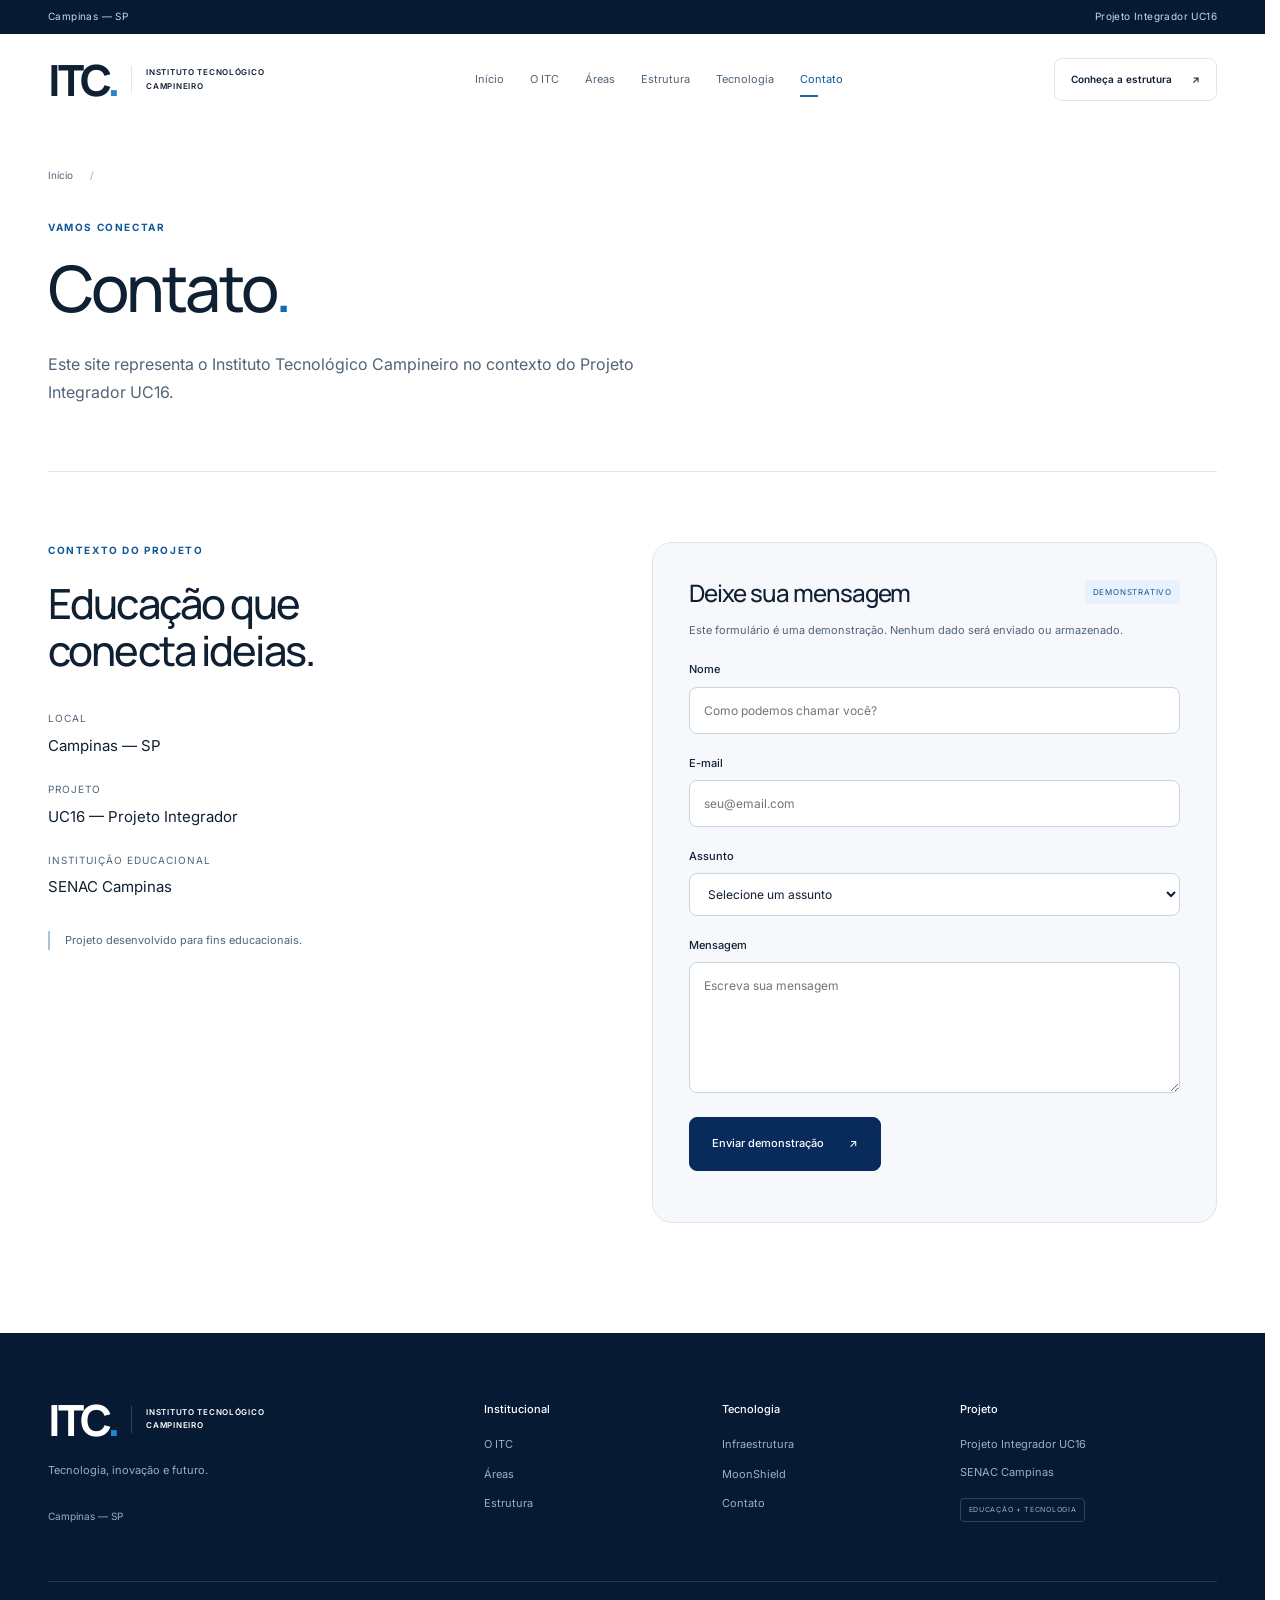
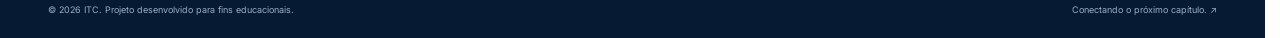
<file: contato.html>
<!DOCTYPE html>

<html lang="pt-BR">
<head>
<meta charset="UTF-8">
<meta name="viewport" content="width=device-width, initial-scale=1"><title>Contato | ITC</title>
<meta name="description" content="Informações sobre o Projeto Integrador UC16 do SENAC Campinas e formulário demonstrativo.">
<meta name="theme-color" content="#061A33">
<meta property="og:title" content="Contato | Instituto Tecnológico Campineiro">
<meta property="og:description" content="Informações sobre o Projeto Integrador UC16 do SENAC Campinas e formulário demonstrativo.">
<meta property="og:type" content="website">
<meta property="og:locale" content="pt_BR">
<link rel="icon" href="assets/icons/favicon.svg" type="image/svg+xml">
<link rel="preconnect" href="https://fonts.googleapis.com">
<link rel="preconnect" href="https://fonts.gstatic.com" crossorigin>
<link href="https://fonts.googleapis.com/css2?family=Inter:wght@400;500;600;700&family=Manrope:wght@400;500;600;700;800&display=swap" rel="stylesheet">
<link rel="stylesheet" href="assets/css/style.css">
<script src="assets/js/main.js" defer>
</script>
</head>
<body><a class="skip-link" href="#conteudo">Pular para o conteúdo</a>
<div class="utility">
<div class="container"><span>Campinas — SP</span><span>Projeto Integrador UC16</span>
</div>
</div>
<header class="site-header">
<div class="container header-inner"><a class="brand" href="index.html" aria-label="ITC — início"><span class="wordmark">ITC<span class="logo-dot">.</span></span><span class="brand-name">INSTITUTO TECNOLÓGICO<br>CAMPINEIRO</span></a><button class="menu-toggle" aria-expanded="false" aria-controls="main-nav" aria-label="Abrir menu"><span></span><span></span></button>
<nav id="main-nav" aria-label="Navegação principal"><a href="index.html" >Início</a><a href="sobre.html" >O ITC</a><a href="areas.html" >Áreas</a><a href="estrutura.html" >Estrutura</a><a href="tecnologia.html" >Tecnologia</a><a href="contato.html" aria-current="page">Contato</a>
</nav><a class="header-cta" href="estrutura.html">Conheça a estrutura <span aria-hidden="true">↗</span></a>
</div>
</header>
<main id="conteudo">
<section class="internal-hero container"><a class="breadcrumb" href="index.html">Início <span>/</span></a>
<p class="eyebrow">VAMOS CONECTAR
</p>
<h1>Contato<span class="blue">.</span>
</h1>
<p>Este site representa o Instituto Tecnológico Campineiro no contexto do Projeto Integrador UC16.
</p>
</section>
<section class="container contact-grid section compact">
<div>
<div class="section-heading">
<p class="eyebrow">CONTEXTO DO PROJETO
</p>
<h2>Educação que<br>conecta ideias.
</h2>
</div><dl class="contact-details"><dt>Local</dt><dd>Campinas — SP</dd><dt>Projeto</dt><dd>UC16 — Projeto Integrador</dd><dt>Instituição educacional</dt><dd>SENAC Campinas</dd></dl>
<p class="context-note">Projeto desenvolvido para fins educacionais.
</p>
</div>
<form id="demo-form">
<div class="form-heading">
<h2>Deixe sua mensagem
</h2><span>DEMONSTRATIVO</span>
</div>
<p>Este formulário é uma demonstração. Nenhum dado será enviado ou armazenado.
</p><label for="nome">Nome</label><input id="nome" name="nome" autocomplete="name" placeholder="Como podemos chamar você?" required maxlength="100"><label for="email">E-mail</label><input id="email" name="email" type="email" autocomplete="email" placeholder="seu@email.com" required maxlength="254"><label for="assunto">Assunto</label><select id="assunto" name="assunto" required><option value="">Selecione um assunto</option><option>O projeto ITC</option><option>Estrutura e ambientes</option><option>Tecnologia e MoonShield</option><option>Outros assuntos</option></select><label for="mensagem">Mensagem</label><textarea id="mensagem" name="mensagem" rows="5" placeholder="Escreva sua mensagem" required maxlength="3000"></textarea><button class="button" type="submit" disabled>Enviar demonstração <span aria-hidden="true">↗</span></button><noscript>
<p>Ative o JavaScript para usar o exemplo. O envio permanece desabilitado.
</p></noscript>
<p id="form-feedback" role="status" aria-live="polite">
</p>
</form>
</section>
<div class="toast" role="status" aria-live="polite">
</div>
</main>
<footer class="site-footer">
<div class="container footer-grid">
<div><a class="brand" href="index.html" aria-label="ITC — início"><span class="wordmark">ITC<span class="logo-dot">.</span></span><span class="brand-name">INSTITUTO TECNOLÓGICO<br>CAMPINEIRO</span></a>
<p>Tecnologia, inovação e futuro.
</p><span class="footer-location">Campinas — SP</span>
</div>
<div>
<h2>Institucional
</h2><a href="sobre.html">O ITC</a><a href="areas.html">Áreas</a><a href="estrutura.html">Estrutura</a>
</div>
<div>
<h2>Tecnologia
</h2><a href="tecnologia.html">Infraestrutura</a><a href="tecnologia.html#moonshield">MoonShield</a><a href="contato.html">Contato</a>
</div>
<div>
<h2>Projeto
</h2>
<p>Projeto Integrador UC16
</p>
<p>SENAC Campinas
</p><span class="project-tag">EDUCAÇÃO + TECNOLOGIA</span>
</div>
</div>
<div class="container footer-bottom"><span>© 2026 ITC. Projeto desenvolvido para fins educacionais.</span><span>Conectando o próximo capítulo. ↗</span>
</div>
</footer>
<dialog class="lightbox" aria-labelledby="lightbox-title">
<div class="lightbox-bar">
<h2 id="lightbox-title">Planta
</h2><button class="lightbox-close" type="button" aria-label="Fechar planta">Fechar <span aria-hidden="true">×</span></button>
</div>
<div class="lightbox-content">
</div>
<p class="lightbox-hint">Pressione Esc ou clique fora para fechar.
</p>
</dialog>
</body>
</html>
</file>
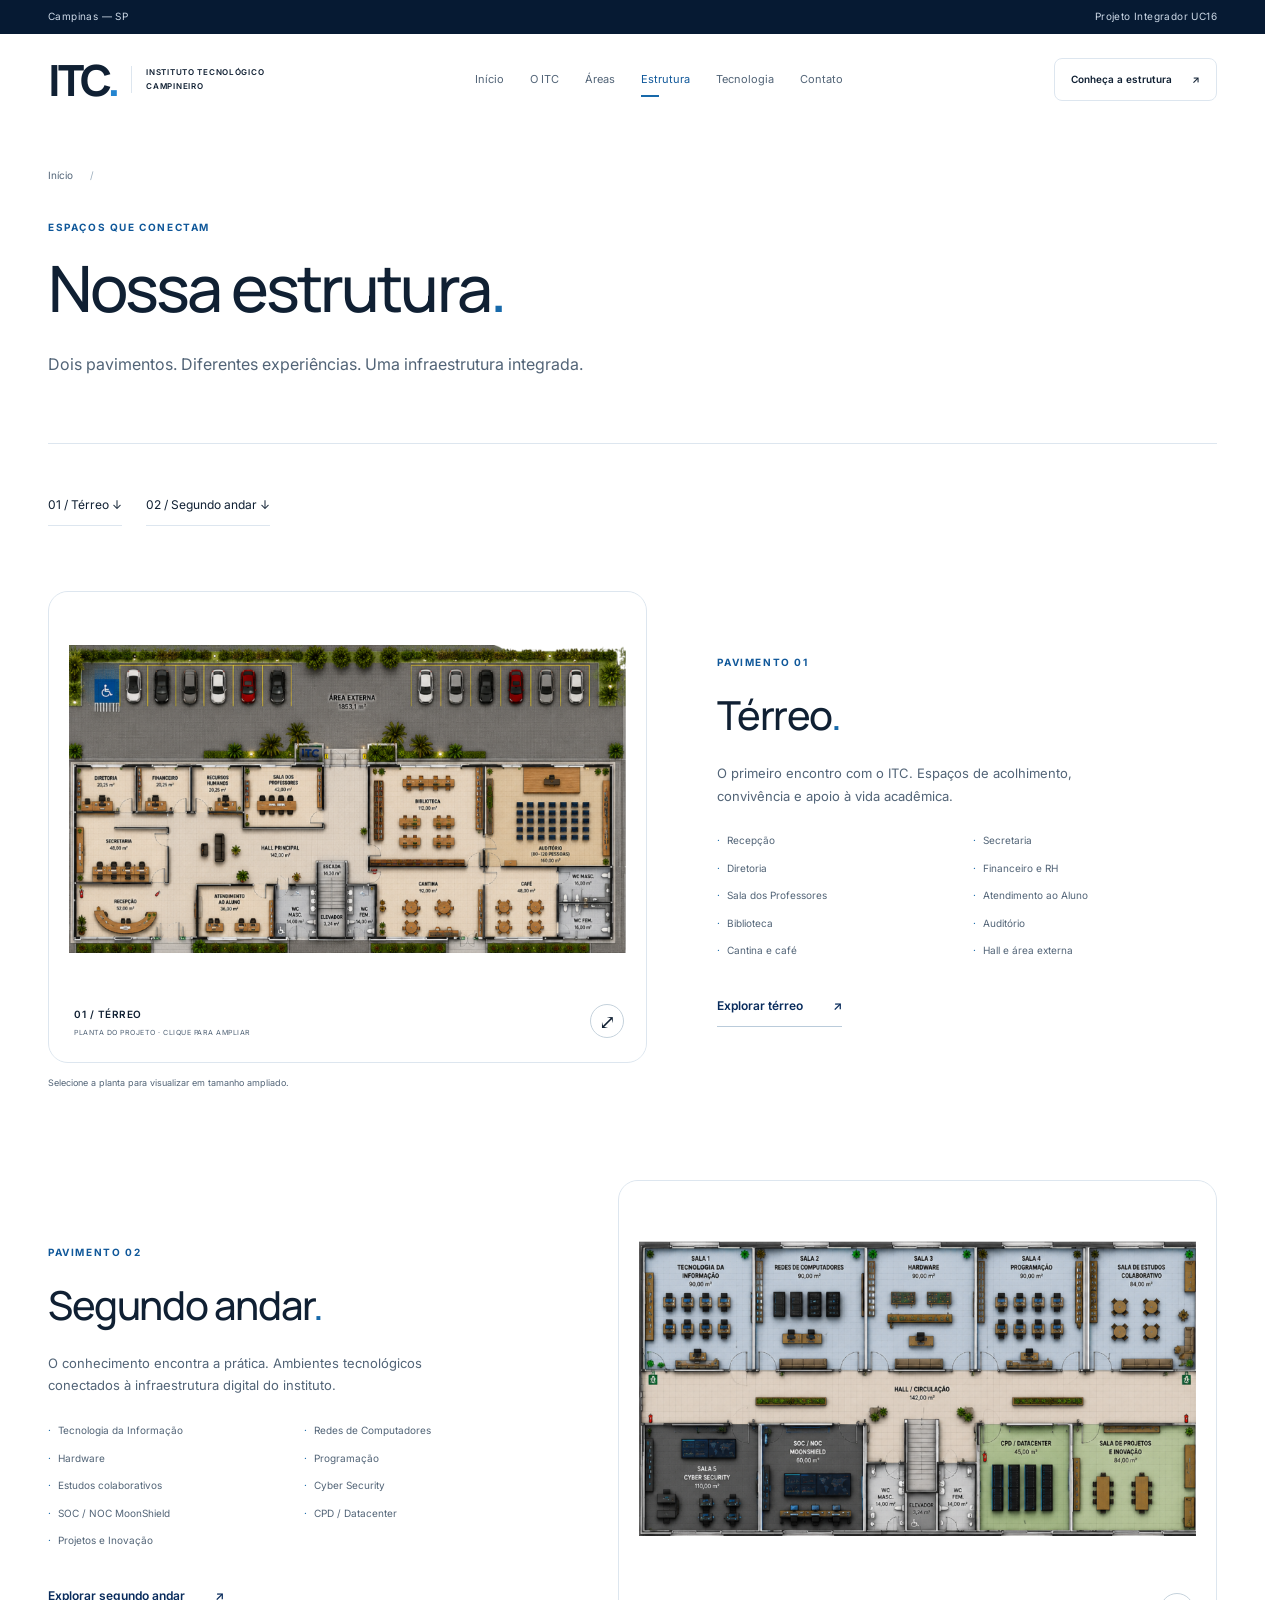
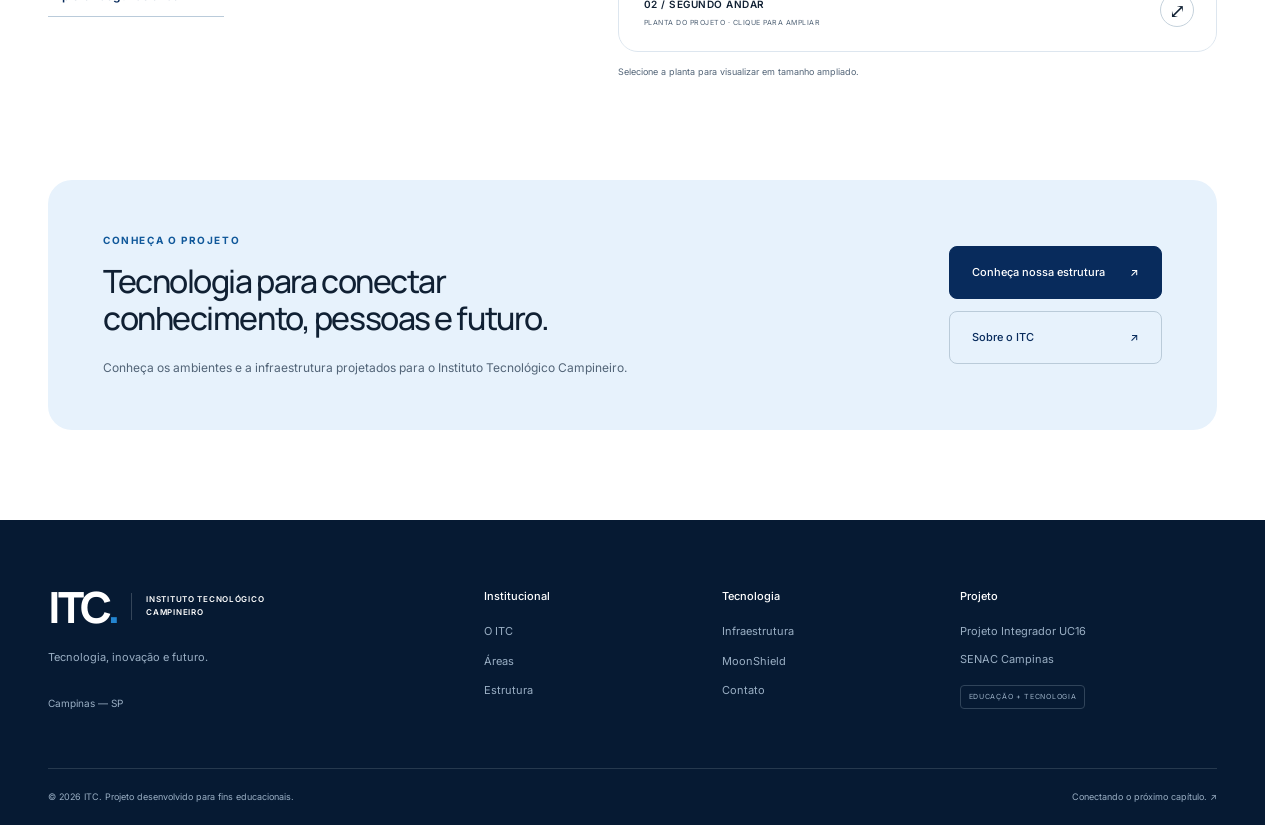
<file: estrutura.html>
<!DOCTYPE html>

<html lang="pt-BR">
<head>
<meta charset="UTF-8">
<meta name="viewport" content="width=device-width, initial-scale=1"><title>Nossa estrutura | ITC</title>
<meta name="description" content="Explore os dois pavimentos e os ambientes do projeto ITC.">
<meta name="theme-color" content="#061A33">
<meta property="og:title" content="Nossa estrutura | Instituto Tecnológico Campineiro">
<meta property="og:description" content="Explore os dois pavimentos e os ambientes do projeto ITC.">
<meta property="og:type" content="website">
<meta property="og:locale" content="pt_BR">
<link rel="icon" href="assets/icons/favicon.svg" type="image/svg+xml">
<link rel="preconnect" href="https://fonts.googleapis.com">
<link rel="preconnect" href="https://fonts.gstatic.com" crossorigin>
<link href="https://fonts.googleapis.com/css2?family=Inter:wght@400;500;600;700&family=Manrope:wght@400;500;600;700;800&display=swap" rel="stylesheet">
<link rel="stylesheet" href="assets/css/style.css">
<script src="assets/js/main.js" defer>
</script>
</head>
<body><a class="skip-link" href="#conteudo">Pular para o conteúdo</a>
<div class="utility">
<div class="container"><span>Campinas — SP</span><span>Projeto Integrador UC16</span>
</div>
</div>
<header class="site-header">
<div class="container header-inner"><a class="brand" href="index.html" aria-label="ITC — início"><span class="wordmark">ITC<span class="logo-dot">.</span></span><span class="brand-name">INSTITUTO TECNOLÓGICO<br>CAMPINEIRO</span></a><button class="menu-toggle" aria-expanded="false" aria-controls="main-nav" aria-label="Abrir menu"><span></span><span></span></button>
<nav id="main-nav" aria-label="Navegação principal"><a href="index.html" >Início</a><a href="sobre.html" >O ITC</a><a href="areas.html" >Áreas</a><a href="estrutura.html" aria-current="page">Estrutura</a><a href="tecnologia.html" >Tecnologia</a><a href="contato.html" >Contato</a>
</nav><a class="header-cta" href="estrutura.html">Conheça a estrutura <span aria-hidden="true">↗</span></a>
</div>
</header>
<main id="conteudo">
<section class="internal-hero container"><a class="breadcrumb" href="index.html">Início <span>/</span></a>
<p class="eyebrow">ESPAÇOS QUE CONECTAM
</p>
<h1>Nossa estrutura<span class="blue">.</span>
</h1>
<p>Dois pavimentos. Diferentes experiências. Uma infraestrutura integrada.
</p>
</section>
<div class="container floor-nav"><a href="#terreo">01 / Térreo ↓</a><a href="#segundo-andar">02 / Segundo andar ↓</a>
</div>
<section class="container structure-page" aria-label="Pavimentos do ITC">
<article class="floor-block " id="terreo">
<div class="plan-wrap"><!-- Adicione assets/img/planta-terreo.png ou .jpg --> <button class="plan-visual" type="button" data-plan="Térreo" data-image="assets/img/planta-terreo.png|assets/img/planta-terreo.jpg" data-alt="Planta do térreo">
<div class="plan-drawing" aria-hidden="true"><span class="room room-0">Recepção</span><span class="room room-1">Secretaria</span><span class="room room-2">Diretoria</span><span class="room room-3">Financeiro e RH</span><span class="room room-4">Sala dos Professores</span><span class="room room-5">Atendimento ao Aluno</span><span class="room room-6">Biblioteca</span><span class="room room-7">Auditório</span>
<div class="corridor">CIRCULAÇÃO
</div>
</div><span class="plan-label">01 / TÉRREO<span class="plan-kind">ESQUEMA CONCEITUAL · SEM ESCALA</span></span><span class="expand" aria-hidden="true">⤢</span></button>
<p class="plan-note">Representação esquemática dos ambientes. A planta do projeto será adicionada posteriormente.
</p>
</div>
<div class="floor-copy">
<p class="eyebrow">PAVIMENTO 01
</p>
<h3>Térreo<span>.</span>
</h3>
<p>O primeiro encontro com o ITC. Espaços de acolhimento, convivência e apoio à vida acadêmica.
</p>
<ul class="room-list">
<li>Recepção
</li>
<li>Secretaria
</li>
<li>Diretoria
</li>
<li>Financeiro e RH
</li>
<li>Sala dos Professores
</li>
<li>Atendimento ao Aluno
</li>
<li>Biblioteca
</li>
<li>Auditório
</li>
<li>Cantina e café
</li>
<li>Hall e área externa
</li>
</ul><button class="text-link" type="button" data-open-plan="terreo">Explorar térreo <span aria-hidden="true">↗</span></button>
</div>
</article>
<article class="floor-block reverse" id="segundo-andar">
<div class="plan-wrap"><!-- Adicione assets/img/planta-segundo-andar.png ou .jpg --> <button class="plan-visual" type="button" data-plan="Segundo andar" data-image="assets/img/planta-segundo-andar.png|assets/img/planta-segundo-andar.jpg" data-alt="Planta do segundo andar">
<div class="plan-drawing" aria-hidden="true"><span class="room room-0">Tecnologia da Informação</span><span class="room room-1">Redes de Computadores</span><span class="room room-2">Hardware</span><span class="room room-3">Programação</span><span class="room room-4">Estudos colaborativos</span><span class="room room-5">Cyber Security</span><span class="room room-6">SOC / NOC MoonShield</span><span class="room room-7">CPD / Datacenter</span>
<div class="corridor">CIRCULAÇÃO
</div>
</div><span class="plan-label">02 / SEGUNDO ANDAR<span class="plan-kind">ESQUEMA CONCEITUAL · SEM ESCALA</span></span><span class="expand" aria-hidden="true">⤢</span></button>
<p class="plan-note">Representação esquemática dos ambientes. A planta do projeto será adicionada posteriormente.
</p>
</div>
<div class="floor-copy">
<p class="eyebrow">PAVIMENTO 02
</p>
<h3>Segundo andar<span>.</span>
</h3>
<p>O conhecimento encontra a prática. Ambientes tecnológicos conectados à infraestrutura digital do instituto.
</p>
<ul class="room-list">
<li>Tecnologia da Informação
</li>
<li>Redes de Computadores
</li>
<li>Hardware
</li>
<li>Programação
</li>
<li>Estudos colaborativos
</li>
<li>Cyber Security
</li>
<li>SOC / NOC MoonShield
</li>
<li>CPD / Datacenter
</li>
<li>Projetos e Inovação
</li>
</ul><button class="text-link" type="button" data-open-plan="segundo-andar">Explorar segundo andar <span aria-hidden="true">↗</span></button>
</div>
</article>
</section>
<section class="container final-cta">
<div>
<p class="eyebrow">CONHEÇA O PROJETO
</p>
<h2>Tecnologia para conectar<br>conhecimento, pessoas e futuro.
</h2>
<p>Conheça os ambientes e a infraestrutura projetados para o Instituto Tecnológico Campineiro.
</p>
</div>
<div class="cta-buttons"><a class="button " href="estrutura.html">Conheça nossa estrutura<span aria-hidden="true">↗</span></a><a class="button secondary" href="sobre.html">Sobre o ITC<span aria-hidden="true">↗</span></a>
</div>
</section>
</main>
<footer class="site-footer">
<div class="container footer-grid">
<div><a class="brand" href="index.html" aria-label="ITC — início"><span class="wordmark">ITC<span class="logo-dot">.</span></span><span class="brand-name">INSTITUTO TECNOLÓGICO<br>CAMPINEIRO</span></a>
<p>Tecnologia, inovação e futuro.
</p><span class="footer-location">Campinas — SP</span>
</div>
<div>
<h2>Institucional
</h2><a href="sobre.html">O ITC</a><a href="areas.html">Áreas</a><a href="estrutura.html">Estrutura</a>
</div>
<div>
<h2>Tecnologia
</h2><a href="tecnologia.html">Infraestrutura</a><a href="tecnologia.html#moonshield">MoonShield</a><a href="contato.html">Contato</a>
</div>
<div>
<h2>Projeto
</h2>
<p>Projeto Integrador UC16
</p>
<p>SENAC Campinas
</p><span class="project-tag">EDUCAÇÃO + TECNOLOGIA</span>
</div>
</div>
<div class="container footer-bottom"><span>© 2026 ITC. Projeto desenvolvido para fins educacionais.</span><span>Conectando o próximo capítulo. ↗</span>
</div>
</footer>
<dialog class="lightbox" aria-labelledby="lightbox-title">
<div class="lightbox-bar">
<h2 id="lightbox-title">Planta
</h2><button class="lightbox-close" type="button" aria-label="Fechar planta">Fechar <span aria-hidden="true">×</span></button>
</div>
<div class="lightbox-content">
</div>
<p class="lightbox-hint">Pressione Esc ou clique fora para fechar.
</p>
</dialog>
</body>
</html>
</file>
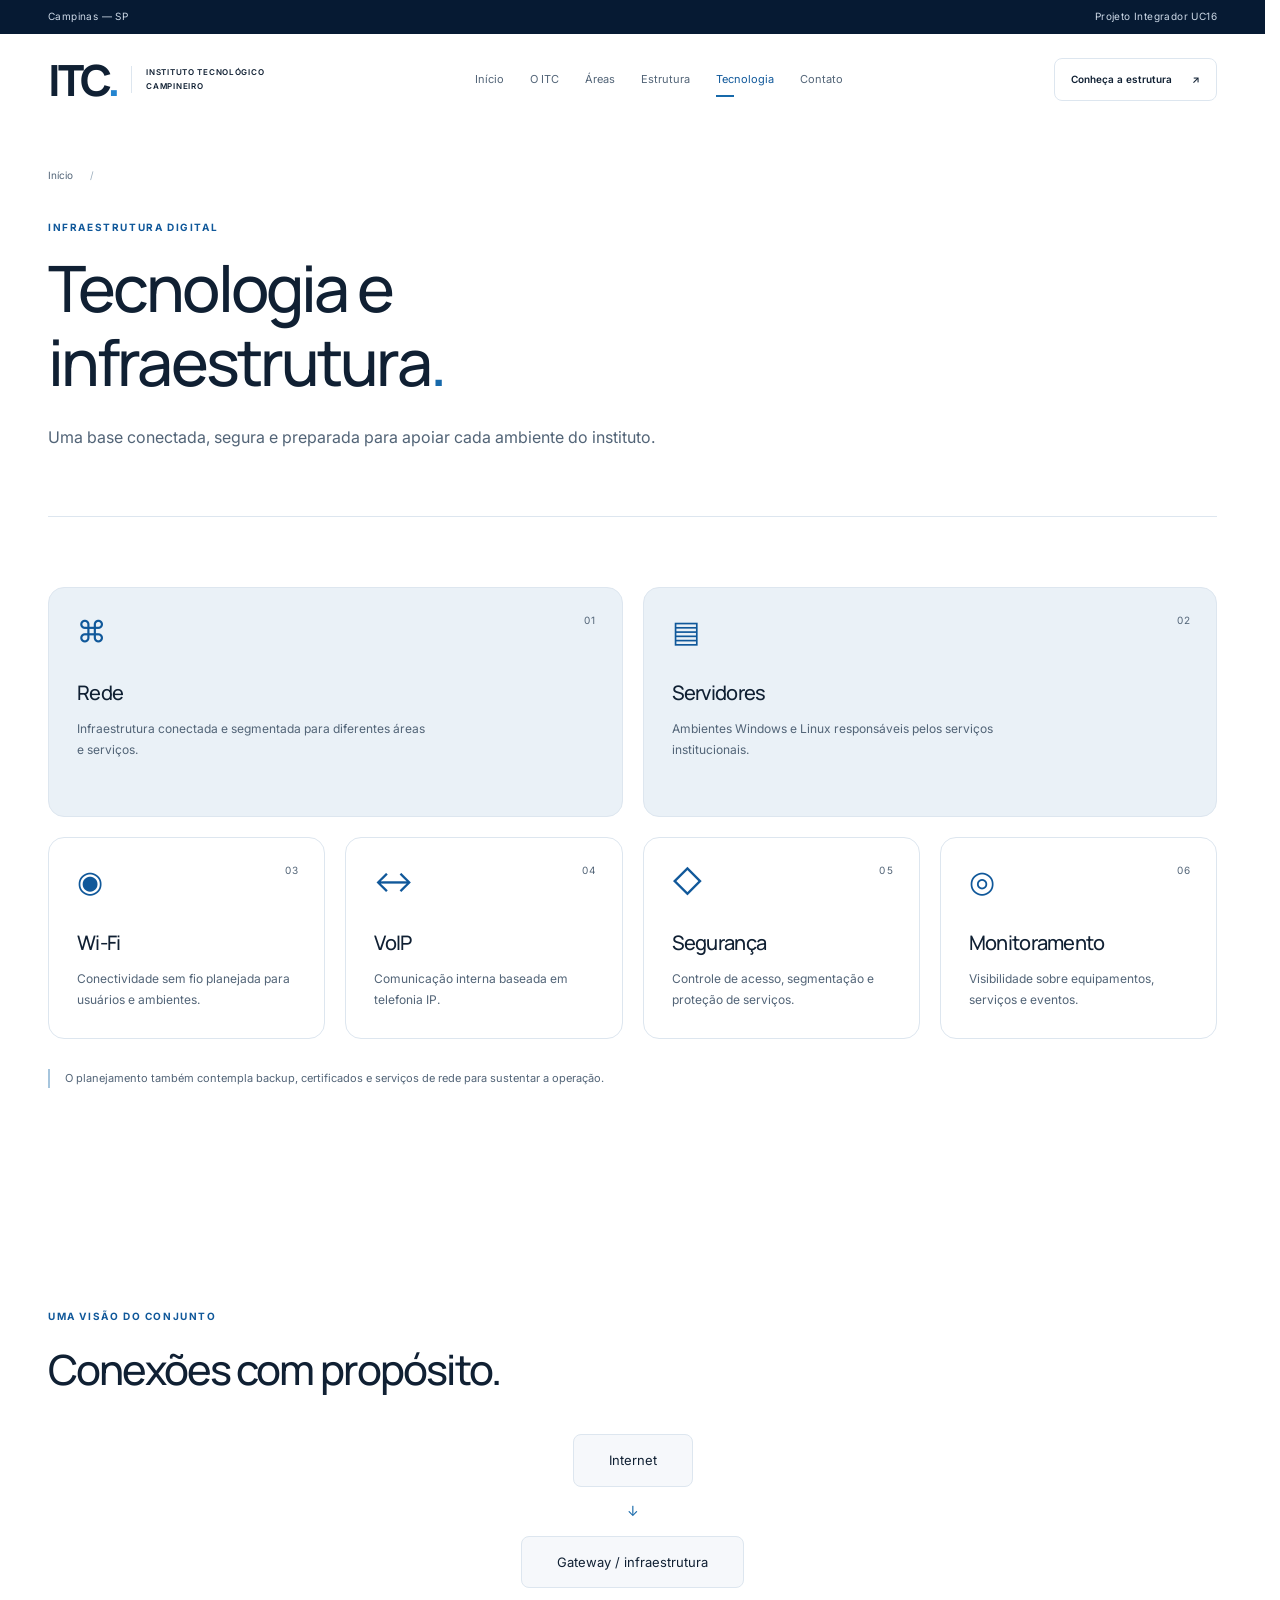
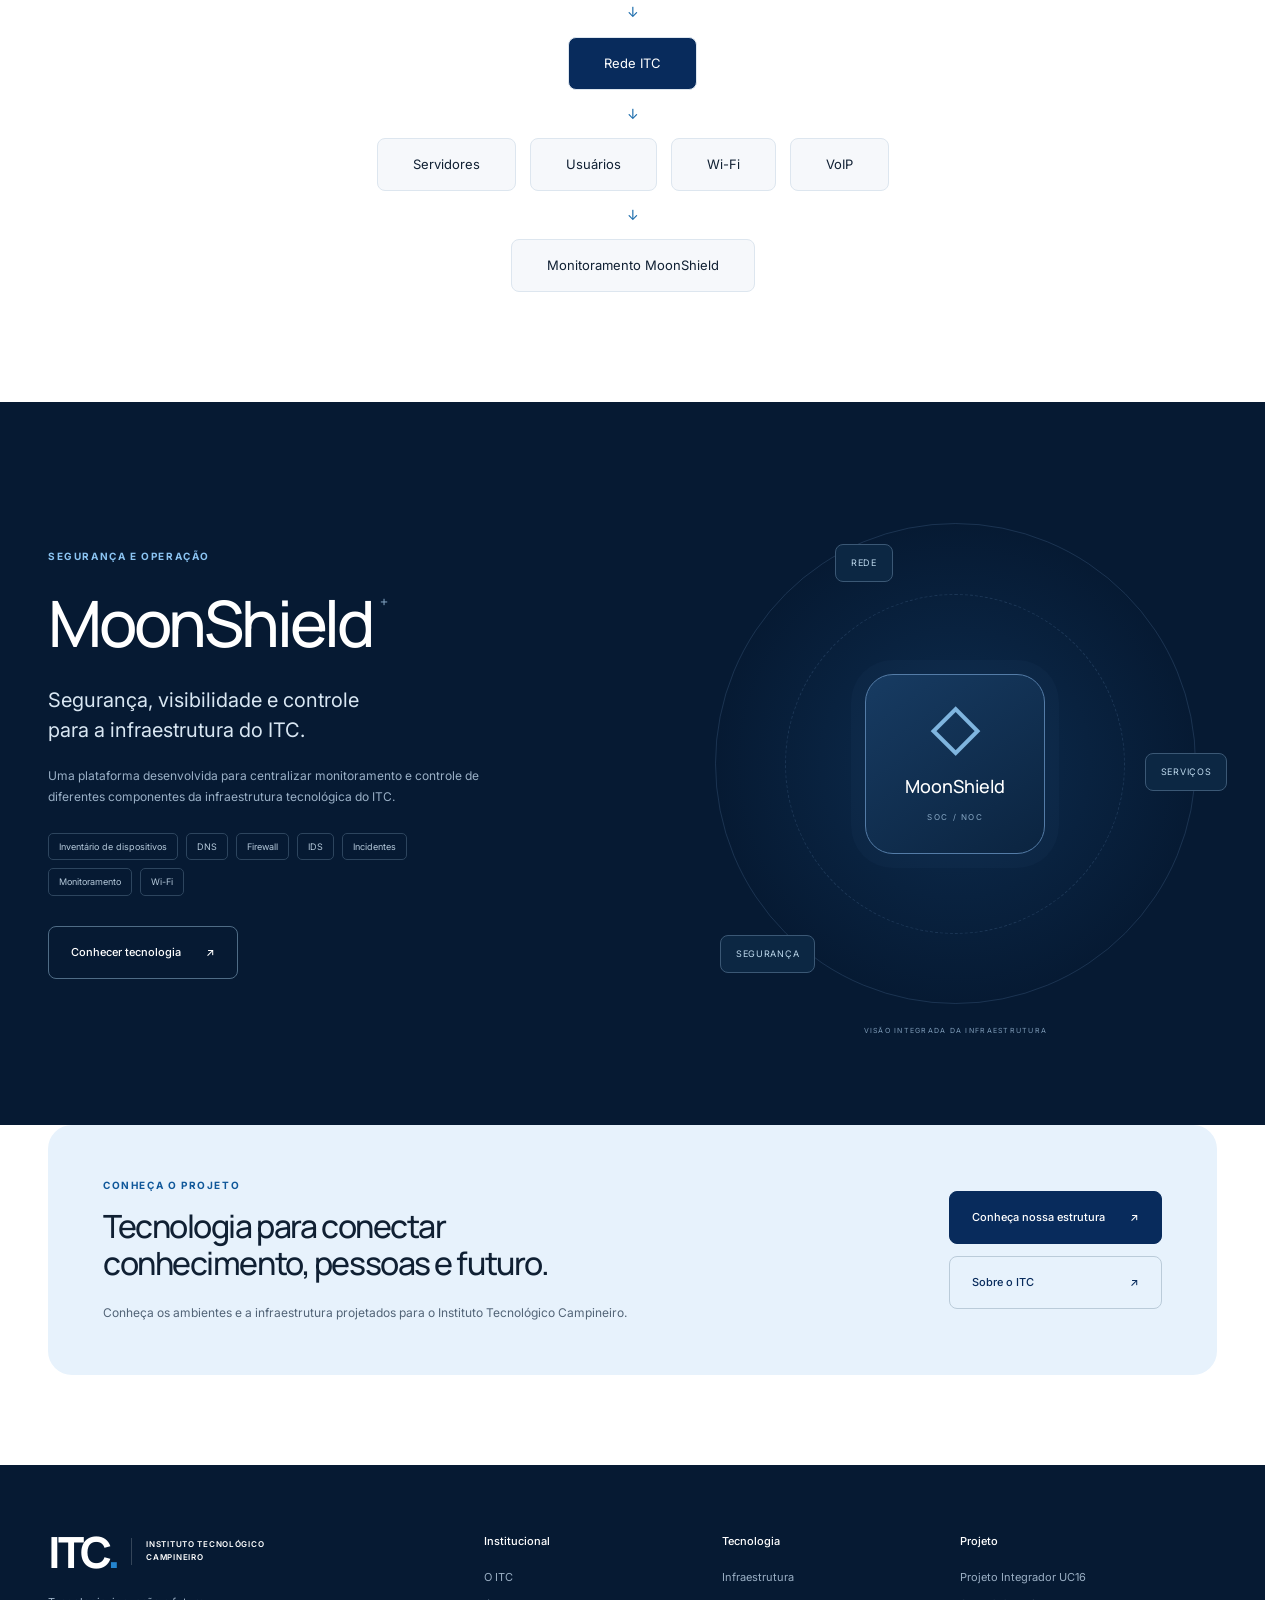
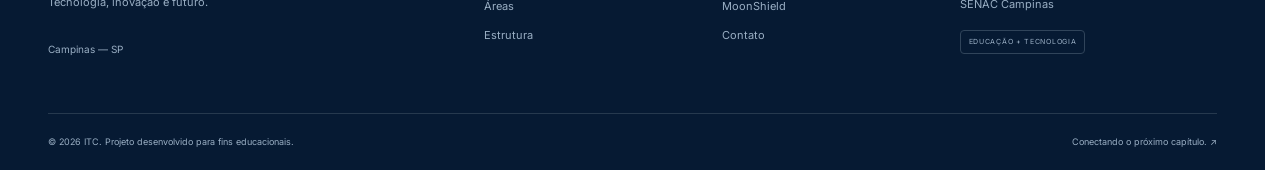
<file: tecnologia.html>
<!DOCTYPE html>

<html lang="pt-BR">
<head>
<meta charset="UTF-8">
<meta name="viewport" content="width=device-width, initial-scale=1"><title>Tecnologia e infraestrutura | ITC</title>
<meta name="description" content="Rede, servidores, segurança e monitoramento integrados ao projeto ITC.">
<meta name="theme-color" content="#061A33">
<meta property="og:title" content="Tecnologia e infraestrutura | Instituto Tecnológico Campineiro">
<meta property="og:description" content="Rede, servidores, segurança e monitoramento integrados ao projeto ITC.">
<meta property="og:type" content="website">
<meta property="og:locale" content="pt_BR">
<link rel="icon" href="assets/icons/favicon.svg" type="image/svg+xml">
<link rel="preconnect" href="https://fonts.googleapis.com">
<link rel="preconnect" href="https://fonts.gstatic.com" crossorigin>
<link href="https://fonts.googleapis.com/css2?family=Inter:wght@400;500;600;700&family=Manrope:wght@400;500;600;700;800&display=swap" rel="stylesheet">
<link rel="stylesheet" href="assets/css/style.css">
<script src="assets/js/main.js" defer>
</script>
</head>
<body><a class="skip-link" href="#conteudo">Pular para o conteúdo</a>
<div class="utility">
<div class="container"><span>Campinas — SP</span><span>Projeto Integrador UC16</span>
</div>
</div>
<header class="site-header">
<div class="container header-inner"><a class="brand" href="index.html" aria-label="ITC — início"><span class="wordmark">ITC<span class="logo-dot">.</span></span><span class="brand-name">INSTITUTO TECNOLÓGICO<br>CAMPINEIRO</span></a><button class="menu-toggle" aria-expanded="false" aria-controls="main-nav" aria-label="Abrir menu"><span></span><span></span></button>
<nav id="main-nav" aria-label="Navegação principal"><a href="index.html" >Início</a><a href="sobre.html" >O ITC</a><a href="areas.html" >Áreas</a><a href="estrutura.html" >Estrutura</a><a href="tecnologia.html" aria-current="page">Tecnologia</a><a href="contato.html" >Contato</a>
</nav><a class="header-cta" href="estrutura.html">Conheça a estrutura <span aria-hidden="true">↗</span></a>
</div>
</header>
<main id="conteudo">
<section class="internal-hero container"><a class="breadcrumb" href="index.html">Início <span>/</span></a>
<p class="eyebrow">INFRAESTRUTURA DIGITAL
</p>
<h1>Tecnologia e<br>infraestrutura<span class="blue">.</span>
</h1>
<p>Uma base conectada, segura e preparada para apoiar cada ambiente do instituto.
</p>
</section>
<section class="container section compact" aria-label="Serviços de infraestrutura">
<div class="tech-grid">
<article class="tech-card"><span class="tech-icon" aria-hidden="true">⌘</span><span class="index">01</span>
<h3>Rede
</h3>
<p>Infraestrutura conectada e segmentada para diferentes áreas e serviços.
</p>
</article>
<article class="tech-card"><span class="tech-icon" aria-hidden="true">▤</span><span class="index">02</span>
<h3>Servidores
</h3>
<p>Ambientes Windows e Linux responsáveis pelos serviços institucionais.
</p>
</article>
<article class="tech-card"><span class="tech-icon" aria-hidden="true">◉</span><span class="index">03</span>
<h3>Wi-Fi
</h3>
<p>Conectividade sem fio planejada para usuários e ambientes.
</p>
</article>
<article class="tech-card"><span class="tech-icon" aria-hidden="true">↔</span><span class="index">04</span>
<h3>VoIP
</h3>
<p>Comunicação interna baseada em telefonia IP.
</p>
</article>
<article class="tech-card"><span class="tech-icon" aria-hidden="true">◇</span><span class="index">05</span>
<h3>Segurança
</h3>
<p>Controle de acesso, segmentação e proteção de serviços.
</p>
</article>
<article class="tech-card"><span class="tech-icon" aria-hidden="true">◎</span><span class="index">06</span>
<h3>Monitoramento
</h3>
<p>Visibilidade sobre equipamentos, serviços e eventos.
</p>
</article>
</div>
<p class="context-note">O planejamento também contempla backup, certificados e serviços de rede para sustentar a operação.
</p>
</section>
<section class="section container architecture-section" id="arquitetura">
<div class="section-heading">
<p class="eyebrow">UMA VISÃO DO CONJUNTO
</p>
<h2>Conexões com propósito.
</h2>
</div>
<div class="system-diagram"><span>Internet</span><b aria-hidden="true">↓</b><span>Gateway / infraestrutura</span><b aria-hidden="true">↓</b><strong>Rede ITC</strong><b aria-hidden="true">↓</b>
<div><span>Servidores</span><span>Usuários</span><span>Wi-Fi</span><span>VoIP</span>
</div><b aria-hidden="true">↓</b><span>Monitoramento MoonShield</span>
</div>
</section>
<section class="moon-section" id="moonshield">
<div class="container moon-grid">
<div>
<p class="eyebrow">SEGURANÇA E OPERAÇÃO
</p>
<h2>MoonShield<span>+</span>
</h2>
<p class="moon-subtitle">Segurança, visibilidade e controle<br>para a infraestrutura do ITC.
</p>
<p>Uma plataforma desenvolvida para centralizar monitoramento e controle de diferentes componentes da infraestrutura tecnológica do ITC.
</p>
<ul class="moon-tags">
<li>Inventário de dispositivos
</li>
<li>DNS
</li>
<li>Firewall
</li>
<li>IDS
</li>
<li>Incidentes
</li>
<li>Monitoramento
</li>
<li>Wi-Fi
</li>
</ul><a class="button secondary" href="tecnologia.html#arquitetura">Conhecer tecnologia<span aria-hidden="true">↗</span></a>
</div>
<div class="network-art" role="img" aria-label="Diagrama conceitual: MoonShield conecta rede, serviços e segurança">
<div class="orbit orbit-one">
</div>
<div class="orbit orbit-two">
</div>
<div class="network-core"><span>◇</span><strong>MoonShield</strong><small>SOC / NOC</small>
</div><span class="node node-one">REDE</span><span class="node node-two">SERVIÇOS</span><span class="node node-three">SEGURANÇA</span><span class="network-caption">VISÃO INTEGRADA DA INFRAESTRUTURA</span>
</div>
</div>
</section>
<section class="container final-cta">
<div>
<p class="eyebrow">CONHEÇA O PROJETO
</p>
<h2>Tecnologia para conectar<br>conhecimento, pessoas e futuro.
</h2>
<p>Conheça os ambientes e a infraestrutura projetados para o Instituto Tecnológico Campineiro.
</p>
</div>
<div class="cta-buttons"><a class="button " href="estrutura.html">Conheça nossa estrutura<span aria-hidden="true">↗</span></a><a class="button secondary" href="sobre.html">Sobre o ITC<span aria-hidden="true">↗</span></a>
</div>
</section>
</main>
<footer class="site-footer">
<div class="container footer-grid">
<div><a class="brand" href="index.html" aria-label="ITC — início"><span class="wordmark">ITC<span class="logo-dot">.</span></span><span class="brand-name">INSTITUTO TECNOLÓGICO<br>CAMPINEIRO</span></a>
<p>Tecnologia, inovação e futuro.
</p><span class="footer-location">Campinas — SP</span>
</div>
<div>
<h2>Institucional
</h2><a href="sobre.html">O ITC</a><a href="areas.html">Áreas</a><a href="estrutura.html">Estrutura</a>
</div>
<div>
<h2>Tecnologia
</h2><a href="tecnologia.html">Infraestrutura</a><a href="tecnologia.html#moonshield">MoonShield</a><a href="contato.html">Contato</a>
</div>
<div>
<h2>Projeto
</h2>
<p>Projeto Integrador UC16
</p>
<p>SENAC Campinas
</p><span class="project-tag">EDUCAÇÃO + TECNOLOGIA</span>
</div>
</div>
<div class="container footer-bottom"><span>© 2026 ITC. Projeto desenvolvido para fins educacionais.</span><span>Conectando o próximo capítulo. ↗</span>
</div>
</footer>
<dialog class="lightbox" aria-labelledby="lightbox-title">
<div class="lightbox-bar">
<h2 id="lightbox-title">Planta
</h2><button class="lightbox-close" type="button" aria-label="Fechar planta">Fechar <span aria-hidden="true">×</span></button>
</div>
<div class="lightbox-content">
</div>
<p class="lightbox-hint">Pressione Esc ou clique fora para fechar.
</p>
</dialog>
</body>
</html>
</file>
<file: assets/css/style.css>
/* 01 RESET */
*,*::before,*::after{box-sizing:border-box}body,h1,h2,h3,p,ul,figure{margin:0}button,input,select,textarea{font:inherit}button,a{-webkit-tap-highlight-color:transparent}button{cursor:pointer}img{display:block;max-width:100%}a{color:inherit;text-decoration:none}ul{padding:0;list-style:none}
/* 02 VARIABLES */
:root{--navy-950:#061a33;--navy-900:#082b5c;--navy-800:#0a3970;--blue-700:#10589a;--blue-600:#1769aa;--blue-500:#2485d0;--blue-100:#e7f2fc;--white:#fff;--surface:#f6f8fb;--surface-2:#eef3f8;--border:#dde6ef;--text:#102033;--text-soft:#526477;--muted:#77879a;--radius-sm:8px;--radius-md:16px;--radius-lg:20px;--radius-xl:24px;--radius:var(--radius-xl);--shadow-sm:0 5px 20px #061a3308;--shadow-md:0 12px 30px #082b5c0c;--ease-out:cubic-bezier(.22,1,.36,1);--heading:Manrope,Arial,sans-serif}
/* 03 BASE */
html{scroll-behavior:smooth;scroll-padding-top:110px}body{font-family:Inter,Arial,sans-serif;color:var(--text);background:#fff;font-size:14px;line-height:1.75}::selection{background:#c7e3f7}p{color:var(--text-soft)}p+p{margin-top:18px}button{color:inherit}main{overflow:clip}section[id],article[id]{scroll-margin-top:120px}
/* 04 TYPOGRAPHY */
h1,h2,h3{font-family:var(--heading);font-weight:500;line-height:1.15;letter-spacing:-.045em}h1{font-size:clamp(44px,5.1vw,76px)}h2{font-size:clamp(32px,3.25vw,46px)}h3{font-size:22px;letter-spacing:-.035em}.eyebrow{font-size:10px;font-weight:700;letter-spacing:.16em;color:var(--blue-700);margin-bottom:22px;line-height:1.6}.blue{color:var(--blue-600)}.section-heading p:not(.eyebrow){margin-top:24px;max-width:550px}.index{font-size:10px;letter-spacing:.12em;color:var(--text-soft)}
/* 05 UTILITIES */
.container{width:min(1280px,calc(100% - 96px));margin-inline:auto}.section{padding-block:110px}.compact{padding-top:30px}.soft-section{background:var(--surface)}.heading-row{display:flex;justify-content:space-between;align-items:end;gap:40px;margin-bottom:48px}.heading-row>p{max-width:310px}.button-row{display:flex;flex-wrap:wrap;gap:12px}.text-link{display:inline-flex;align-items:center;gap:30px;font-size:12px;font-weight:600;color:var(--navy-900);background:none;border:0;padding:10px 0;border-bottom:1px solid #bacbda}.text-link span,.button span{transition:transform .25s}.text-link:hover span,.button:hover span{transform:translate(3px,-3px)}
/* 06 HEADER */
.utility{background:var(--navy-950);color:#cedae8;font-size:10px;letter-spacing:.04em}.utility .container{display:flex;justify-content:space-between;padding-block:8px}.site-header{position:sticky;top:0;z-index:20;background:rgba(255,255,255,.94);border-bottom:1px solid transparent;transition:box-shadow .25s,border-color .25s;backdrop-filter:blur(18px)}.site-header.is-scrolled{border-color:var(--border);box-shadow:0 5px 20px #061a3308}.header-inner{height:92px;display:flex;align-items:center;justify-content:space-between;gap:25px}.brand{display:inline-flex;align-items:center;gap:14px;flex-shrink:0}.wordmark{font-family:var(--heading);font-size:43px;font-weight:800;letter-spacing:-.08em;line-height:1}.logo-dot{color:var(--blue-500)}.brand-name{font-size:8px;line-height:1.7;font-weight:600;letter-spacing:.09em;border-left:1px solid var(--border);padding-left:14px}.site-header nav{display:flex;gap:26px;align-items:center}.site-header nav a{font-size:11px;color:var(--text-soft);padding-block:12px;position:relative}.site-header nav a:hover,.site-header nav a[aria-current]{color:var(--blue-700)}.site-header nav a[aria-current]::after{content:'';position:absolute;bottom:4px;left:0;width:18px;height:2px;background:var(--blue-600)}.header-cta{font-size:10px;font-weight:600;border:1px solid var(--border);padding:12px 16px;border-radius:var(--radius-sm);display:flex;gap:20px}.menu-toggle{display:none}
/* 07 HERO / ARCHITECTURAL CSS FALLBACK */
.hero{display:grid;grid-template-columns:1.1fr 1fr;gap:48px;align-items:center;padding-block:38px 85px}.hero-copy{padding-block:20px}.hero-copy h1{max-width:680px}.hero-copy>p:not(.eyebrow){max-width:430px;margin:28px 0;font-size:14px;line-height:1.9}.hero-location{display:flex;align-items:center;gap:12px;font-size:9px;color:var(--text-soft);margin-top:38px}.hero-location>span:first-child{font-size:19px;color:var(--blue-600)}.hairline{height:1px;width:28px;background:var(--border)}.hero-composition{position:relative;min-width:0}.visual{position:relative;isolation:isolate;overflow:hidden;border-radius:var(--radius);background:#dfebf2;min-height:400px}.hero-visual{height:620px;border-radius:120px 24px 24px 24px}.architecture{position:absolute;inset:0;overflow:hidden;background:linear-gradient(145deg,#d6e8f3 0%,#eff6f8 58%,#bfd1dc 100%)}.architecture-grid{position:absolute;inset:0;opacity:.35;background-image:linear-gradient(#8faeb72e 1px,transparent 1px),linear-gradient(90deg,#8faeb72e 1px,transparent 1px);background-size:44px 44px}.sun{position:absolute;right:12%;top:12%;width:140px;height:140px;border-radius:50%;background:#ffffff8a;box-shadow:0 0 90px #fff}.building{position:absolute;box-shadow:20px 30px 45px #294d6820}.building-back{width:56%;height:46%;left:8%;top:25%;background:#a5bac5;transform:skewY(-12deg);border-top:16px solid #edf3f5;border-left:12px solid #d0dce1;display:flex;gap:12px;padding:28px 16px}.building-back i{flex:1;background:linear-gradient(90deg,#6c8d9c,#a2c1cc);border:3px solid #c4d2d8}.building-front{width:78%;height:40%;right:-7%;top:42%;background:#eaf0f1;transform:skewY(10deg);border-top:18px solid #fff;border-left:16px solid #c0cdd3;padding:15px 20px}.building-sign{font-family:var(--heading);font-size:24px;font-weight:800;letter-spacing:-.05em;color:#264e65}.building-sign small{font-size:6px;letter-spacing:.12em;margin-left:8px}.windows{display:grid;grid-template-columns:repeat(6,1fr);gap:5px;height:52%;margin-top:15px}.windows i{background:linear-gradient(120deg,#203f53,#89adbd);border-bottom:5px solid #c7d7df}.colonnade{height:35%;margin-top:12px;background:repeating-linear-gradient(90deg,#a5b7c0 0 9%,#315367 9% 27%)}.landscape{position:absolute;bottom:-6%;left:-10%;width:120%;height:24%;background:linear-gradient(160deg,#c2d0ce,#e6eeec);transform:rotate(-10deg);border-top:8px solid #eff3f1;box-shadow:0 -16px 0 #839d9040}.arch-axis{position:absolute;bottom:20%;width:110%;height:1px;background:#fff9;transform:rotate(-12deg)}.axis-two{bottom:24%}.visual-caption{position:absolute;bottom:24px;left:26px;right:26px;display:flex;justify-content:space-between;gap:10px;font-size:8px;font-weight:600;letter-spacing:.08em;color:#234557;z-index:2}.visual-caption span{font-size:7px}.floating-note{position:absolute;left:-28px;bottom:54px;background:#fffffff2;border:1px solid #fff;box-shadow:0 16px 40px #082b5c12;backdrop-filter:blur(10px);border-radius:12px;padding:18px 24px;display:flex;gap:15px;align-items:center;font-size:12px}.note-icon{background:var(--blue-100);color:var(--blue-700);border-radius:50%;width:40px;height:40px;display:grid;place-items:center;font-size:22px}.floating-note small{display:block;font-size:9px;color:var(--text-soft);margin-top:3px}.asset-image{position:absolute;inset:0;width:100%;height:100%;object-fit:cover;z-index:1}.visual.has-image .visual-caption{background:#ffffffe6;padding:8px;border-radius:4px}.has-image>.architecture,.has-image>.plan-drawing,.has-image>.art-lines,.has-image>span:not(.expand):not(.plan-label):not(.visual-caption){visibility:hidden}
/* 08 BUTTONS */
.button{display:inline-flex;justify-content:space-between;align-items:center;gap:25px;border-radius:var(--radius-sm);background:var(--navy-900);color:white;padding:16px 22px;font-size:11px;font-weight:500;border:1px solid var(--navy-900);transition:background .25s,transform .25s}.button:hover{background:var(--blue-700);transform:translateY(-2px)}.button.secondary{background:transparent;color:var(--navy-900);border-color:#bacbd9}.button.secondary:hover{background:var(--blue-100)}
/* 09 CARDS */
.highlight-cards{display:grid;grid-template-columns:repeat(3,1fr);position:relative;z-index:2;margin-top:-27px;background:white;border:1px solid var(--border);border-radius:14px;box-shadow:0 14px 35px #061a3304}.highlight-cards>a{display:flex;align-items:center;gap:20px;padding:30px;transition:background .25s}.highlight-cards>a+ a{border-left:1px solid var(--border)}.highlight-cards>a:hover{background:var(--surface)}.feature-number{font-size:12px;color:var(--blue-600);font-weight:500}.highlight-cards h2{font-size:15px;letter-spacing:-.02em;margin-bottom:5px}.highlight-cards p{font-size:10px}.feature-arrow{margin-left:auto;color:var(--blue-700)}.area-grid{display:grid;grid-template-columns:repeat(3,1fr);gap:24px}.area-card{border:1px solid var(--border);border-radius:var(--radius-md);overflow:hidden;background:white;transition:transform .25s,border-color .25s}.area-art{position:relative;isolation:isolate;height:160px;background:linear-gradient(125deg,#e3edf5,#f3f7fa);overflow:hidden;display:grid;place-items:center}.area-art>span{font-family:var(--heading);color:#326080;font-size:68px;line-height:1;font-weight:400;z-index:1}.art-lines{position:absolute;width:200px;height:200px;border:1px solid #b7ccd9;transform:rotate(-25deg);border-radius:25px;box-shadow:0 0 0 20px #c8d9e32b,0 0 0 40px #c8d9e330,0 0 0 60px #c8d9e320}.area-card:nth-child(2n) .area-art{background:linear-gradient(130deg,#d9e4ec,#dce9ed)}.area-card:nth-child(3n) .art-lines{transform:rotate(35deg);border-radius:50%}.area-body{padding:28px}.area-body h3{margin-top:14px;font-size:20px}.area-body p{font-size:12px;margin:16px 0;min-height:64px}.area-body .text-link{font-size:10px;display:flex;justify-content:space-between;border:0}
/* 10 HOME SECTIONS */
.facts{display:grid;grid-template-columns:repeat(4,1fr);padding-block:42px;border-bottom:1px solid var(--border)}.facts>div{display:flex;gap:18px;align-items:center;justify-content:center;border-right:1px solid var(--border)}.facts>div:last-child{border:0}.facts strong{font-family:var(--heading);font-size:28px;font-weight:500;letter-spacing:-.05em}.facts span{font-size:10px;line-height:1.6;color:var(--text-soft)}.about-grid{display:grid;grid-template-columns:1fr 1fr;gap:90px;align-items:center}.about-grid .section-heading{margin-bottom:25px}.about-grid>div>p{font-size:13px;line-height:1.95}.about-visual{height:460px;border-radius:var(--radius-lg) 90px 20px 20px}.pillars{display:flex;gap:22px;border-top:1px solid var(--border);padding-top:20px;margin:28px 0;font-size:11px;font-weight:500}.pillars span::before{content:'+';color:var(--blue-600);margin-right:8px}.tech-grid{display:grid;grid-template-columns:repeat(4,1fr);gap:20px}.tech-card{background:white;border:1px solid var(--border);border-radius:var(--radius-md);padding:28px;position:relative}.tech-card:nth-child(-n+2){grid-column:span 2;min-height:230px;background:#eaf1f7}.tech-icon{display:block;color:var(--blue-700);font-size:30px;line-height:1;margin-bottom:35px}.tech-card .index{position:absolute;right:25px;top:24px}.tech-card h3{font-size:20px;margin-bottom:14px}.tech-card p{font-size:12px;max-width:350px}.manifesto{max-width:1000px;text-align:center;padding-block:130px}.manifesto .eyebrow::before{content:'';display:block;width:1px;height:45px;background:var(--blue-600);margin:0 auto 30px}.manifesto h2{font-size:clamp(30px,3.3vw,46px);line-height:1.4;color:#66788a}.manifesto h2 span{color:var(--navy-900)}.manifesto-sign{margin-top:30px;font-size:20px;font-weight:700}.manifesto-sign span{font-size:10px;font-weight:400;color:var(--text-soft);margin-left:20px}.final-cta{background:var(--blue-100);padding:52px 55px;border-radius:var(--radius-xl);display:flex;justify-content:space-between;gap:40px;align-items:center;margin-bottom:90px}.final-cta h2{font-size:32px}.final-cta p:not(.eyebrow){font-size:12px;max-width:540px;margin-top:20px}.final-cta .eyebrow{margin-bottom:15px}.cta-buttons{display:flex;flex-direction:column;gap:12px;flex-shrink:0}
/* 11 STRUCTURE */
.floor-block{display:grid;grid-template-columns:1.2fr 1fr;gap:70px;align-items:center;margin-top:65px}.floor-block.reverse{grid-template-columns:1fr 1.2fr;margin-top:90px}.floor-block.reverse .plan-wrap{order:2}.plan-visual{position:relative;display:block;width:100%;aspect-ratio:1.27;background:#f0f4f6;border:1px solid var(--border);border-radius:var(--radius-lg);padding:45px 35px 80px;overflow:hidden;isolation:isolate;text-align:left;background-image:linear-gradient(#b4c7d21a 1px,transparent 1px),linear-gradient(90deg,#b4c7d21a 1px,transparent 1px);background-size:20px 20px}.plan-drawing{height:100%;min-height:220px;display:grid;grid-template-columns:repeat(4,1fr);grid-template-rows:1fr 32px 1fr;border:3px solid #6e8798;gap:4px;transform:rotate(-3deg);padding:6px;background:#fff9;box-shadow:10px 14px 0 #b7c7ce29}.room{display:grid;place-items:center;text-align:center;border:2px solid #92a9b8;color:#465d6b;font-size:8px;line-height:1.3;padding:5px;background:#e6eef2}.room:nth-child(n+5){grid-row:3}.corridor{grid-row:2;grid-column:1/-1;font-size:6px;letter-spacing:.2em;align-self:center;text-align:center;color:var(--text-soft)}.plan-label{position:absolute;bottom:22px;left:25px;z-index:2;font-size:10px;font-weight:600;letter-spacing:.05em}.plan-kind{display:block;font-size:7px;font-weight:400;margin-top:4px;color:var(--text-soft)}.expand{position:absolute;right:22px;bottom:24px;border:1px solid #c5d2dc;background:#fff;border-radius:50%;width:34px;height:34px;display:grid;place-items:center;font-size:20px;z-index:2}.plan-visual:hover .expand{background:var(--navy-900);color:white}.plan-note{font-size:9px;margin-top:12px;max-width:470px}.plan-visual .asset-image{object-fit:contain;padding:20px 20px 75px;background:white}.floor-copy h3{font-size:40px;margin-bottom:24px}.floor-copy h3>span{color:var(--blue-600)}.floor-copy>p:not(.eyebrow){font-size:13px;max-width:380px}.room-list{display:grid;grid-template-columns:1fr 1fr;gap:10px 12px;margin:25px 0;font-size:10px;color:var(--text-soft)}.room-list li::before{content:'·';color:var(--blue-600);margin-right:7px}.floor-nav{display:flex;gap:24px;font-size:12px}.floor-nav a{border-bottom:1px solid var(--border);padding:10px 0}.structure-page{padding-bottom:100px}
/* 12 MOONSHIELD */
.moon-section{background:var(--navy-950);color:#fff;padding:100px 0;overflow:hidden}.moon-grid{display:grid;grid-template-columns:1.1fr 1fr;gap:70px;align-items:center}.moon-section .eyebrow{color:#8bc4f2}.moon-section h2{font-size:64px;letter-spacing:-.05em}.moon-section h2>span{font-size:14px;vertical-align:top;display:inline-block;margin:8px 0 0 8px;color:#81a2bf}.moon-subtitle{font-size:20px;line-height:1.5;color:#d9e7f3;margin:25px 0 20px}.moon-section p:not(.eyebrow):not(.moon-subtitle){font-size:12px;color:#9ab0c6;max-width:440px}.moon-tags{display:flex;flex-wrap:wrap;gap:8px;margin:26px 0 30px;max-width:450px}.moon-tags li{font-size:9px;border:1px solid #2d455e;border-radius:5px;padding:5px 10px;color:#b5c9da}.moon-section .button{color:white;border-color:#4f6c86}.moon-section .button:hover{background:#123452}.network-art{position:relative;aspect-ratio:1;display:grid;place-items:center;background:radial-gradient(ellipse,#17477766,transparent 65%)}.orbit{position:absolute;border:1px solid #45668c55;border-radius:50%;width:92%;height:92%}.orbit-two{width:65%;height:65%;border-style:dashed}.network-core{border:1px solid #547ca7;border-radius:28px;width:180px;height:180px;display:flex;flex-direction:column;align-items:center;justify-content:center;background:linear-gradient(145deg,#173b62,#0b2440);box-shadow:0 0 0 14px #45668c10}.network-core>span{font-size:52px;color:#7fb5df;line-height:1.1}.network-core strong{font-family:var(--heading);font-size:18px;font-weight:500;margin-top:10px}.network-core small{font-size:8px;color:#89a9c6;letter-spacing:.2em;margin-top:8px}.node{position:absolute;padding:10px 15px;border:1px solid #3b5875;background:#0c2743;color:#bed9ed;border-radius:var(--radius-sm);font-size:9px;letter-spacing:.08em}.node-one{top:8%;left:27%}.node-two{right:-2%;top:48%}.node-three{bottom:10%;left:5%}.network-caption{position:absolute;bottom:-12px;font-size:7px;color:#7d9ab6;letter-spacing:.18em}
/* 13 INTERNAL PAGES */
.internal-hero{padding-block:40px 65px;border-bottom:1px solid var(--border);margin-bottom:40px}.breadcrumb{font-size:10px;color:var(--text-soft);display:block;margin-bottom:35px}.breadcrumb span{margin-left:14px;color:#9caebd}.internal-hero h1{font-size:clamp(43px,5vw,68px)}.internal-hero>p:last-child{font-size:16px;max-width:650px;margin-top:25px}.internal-hero .eyebrow{margin-bottom:16px}.mission-grid{display:grid;grid-template-columns:1fr 1fr;gap:25px}.mission-grid article{padding:45px;background:var(--surface);border-radius:var(--radius-lg)}.mission-grid h2{font-size:30px;margin-bottom:20px}.mission-grid p:not(.eyebrow){font-size:13px}.context-note{font-size:11px!important;border-left:2px solid #a6c5dd;padding-left:15px;margin-top:30px!important}.pillar-section{padding-block:75px}.pillar-words{display:flex;justify-content:space-between;gap:20px;flex-wrap:wrap;font-family:var(--heading);font-size:24px;letter-spacing:-.04em}.system-diagram{margin:40px auto 0;max-width:850px;display:flex;flex-direction:column;align-items:center;gap:12px}.system-diagram>span,.system-diagram>strong,.system-diagram>div>span{padding:14px 35px;background:var(--surface);border:1px solid var(--border);border-radius:8px;font-weight:400;font-size:13px}.system-diagram>strong{background:var(--navy-900);color:white}.system-diagram>b{color:var(--blue-600);font-weight:400}.system-diagram>div{display:flex;gap:14px;flex-wrap:wrap;justify-content:center}.contact-grid{display:grid;grid-template-columns:1fr 1.1fr;gap:90px}.contact-details{margin-top:35px}.contact-details dt{font-size:10px;text-transform:uppercase;letter-spacing:.1em;color:var(--text-soft);margin-top:22px}.contact-details dd{margin:5px 0 0;font-size:15px}form{padding:36px;border:1px solid var(--border);background:var(--surface);border-radius:var(--radius-lg)}.form-heading{display:flex;flex-wrap:wrap;align-items:center;gap:14px;justify-content:space-between}.form-heading h2{font-size:24px}.form-heading span{font-size:8px;letter-spacing:.1em;color:var(--blue-700);background:var(--blue-100);border-radius:4px;padding:5px 8px}form>p{font-size:11px;margin-top:15px}form label{display:block;font-size:11px;font-weight:500;margin:20px 0 7px}input,select,textarea{display:block;width:100%;border:1px solid #c8d6e1;border-radius:var(--radius-sm);background:white;padding:12px 14px;color:var(--text);font-size:12px}textarea{resize:vertical}form>.button{margin-top:24px}#form-feedback:empty{display:none}.toast{position:fixed;bottom:24px;left:50%;transform:translate(-50%,20px);width:max-content;max-width:calc(100% - 32px);padding:18px 25px;background:var(--navy-950);color:#fff;border-radius:10px;z-index:60;font-size:12px;opacity:0;visibility:hidden;transition:opacity .25s,transform .25s}.toast.visible{opacity:1;visibility:visible;transform:translate(-50%,0)}.not-found{padding-block:70px 110px;text-align:center}.error-number{font-family:var(--heading);font-size:clamp(120px,20vw,240px);line-height:1.1;color:#d8e7f3;font-weight:700;letter-spacing:-.08em}.not-found h1{font-size:40px}.not-found p{margin:25px 0}.not-found .button{margin-top:10px}
/* 14 LIGHTBOX */
.lightbox{border:1px solid #cedce7;border-radius:var(--radius-md);width:min(1100px,92vw);max-height:92dvh;padding:25px;background:var(--surface);color:var(--text);overflow:auto}.lightbox::backdrop{background:#021022d9;backdrop-filter:blur(7px)}.lightbox-bar{display:flex;justify-content:space-between;align-items:center;gap:20px;margin-bottom:20px}.lightbox-bar h2{font-size:24px}.lightbox-close{border:1px solid var(--border);border-radius:var(--radius-sm);padding:8px 14px;background:white;font-size:12px}.lightbox-close span{margin-left:18px;font-size:20px}.lightbox-content{height:min(65vh,670px);display:grid;place-items:center;background:#e8eff4;border-radius:10px;padding:30px;overflow:auto}.lightbox-content>img{width:100%;height:100%;object-fit:contain}.lightbox-content .plan-drawing{width:100%;height:100%;max-width:850px;transform:none}.lightbox-content .room{font-size:clamp(8px,1.3vw,16px)}.lightbox-hint{font-size:10px;margin-top:15px;text-align:center}body.modal-open{overflow:hidden}
/* 15 FOOTER */
.site-footer{background:var(--navy-950);color:white;padding:65px 0 0}.footer-grid{display:grid;grid-template-columns:2fr 1fr 1fr 1.3fr;gap:40px;padding-bottom:55px}.site-footer .brand-name{border-color:#ffffff30}.site-footer p{color:#9aafc4;font-size:11px;margin-top:18px}.site-footer .footer-location{display:block;color:#9aafc4;font-size:10px;margin-top:28px}.footer-grid h2{font-family:Inter,Arial,sans-serif;font-size:11px;font-weight:500;letter-spacing:0;margin:5px 0 20px}.footer-grid>div>a:not(.brand){display:block;font-size:11px;color:#9aafc4;margin-bottom:10px}.footer-grid a:hover{color:#fff}.footer-grid>div:last-child p{margin-top:8px}.project-tag{display:inline-block;font-size:7px;letter-spacing:.1em;border:1px solid #30445a;border-radius:4px;padding:5px 8px;margin-top:16px;color:#9aafc4}.footer-bottom{border-top:1px solid #26394e;padding-block:20px;display:flex;justify-content:space-between;gap:20px;font-size:9px;color:#9aafc4}
/* 16 ANIMATIONS */

/* About: an editorial architectural study, distinct from the hero campus. */
.blueprint{position:absolute;inset:0;overflow:hidden;background-color:#eaf1f5;background-image:linear-gradient(#9cb8cc24 1px,transparent 1px),linear-gradient(90deg,#9cb8cc24 1px,transparent 1px);background-size:28px 28px;color:#315d7c}
.blueprint-kicker{position:absolute;top:30px;left:30px;font-size:8px;letter-spacing:.16em}
.blueprint-map{position:absolute;top:21%;left:15%;width:70%;height:42%;border:1px solid #7397b3;transform:rotate(-8deg);outline:1px solid #adc4d4;outline-offset:12px}
.blueprint-map::before,.blueprint-map::after{content:'';position:absolute;background:#7397b3}
.blueprint-map::before{height:1px;left:-45px;right:-45px;top:50%}
.blueprint-map::after{width:1px;top:-40px;bottom:-40px;left:61%}
.blueprint-axis{position:absolute;inset:-28px;border:1px dashed #9bb6c7}
.blueprint-block{position:absolute;display:flex;flex-direction:column;justify-content:space-between;padding:16px;border:1px solid #7397b3;background:#f5f8facf;z-index:1}
.blueprint-block small{font-family:var(--heading);font-size:28px;font-weight:400;line-height:1}
.blueprint-block>span{font-size:8px;letter-spacing:.12em}
.block-education{left:0;top:0;width:49%;height:63%;background:#d4e3ed}
.block-technology{right:-10px;top:28%;width:48%;height:80%;background:#315d7c;color:#f2f7fb}
.block-innovation{left:12%;bottom:-16px;width:42%;height:42%;background:#f7fafc}
.block-innovation small{font-size:20px}
.blueprint-joint{position:absolute;font-weight:400;font-size:22px;line-height:1;background:#eaf1f5;z-index:2}
.joint-one{left:-37px;top:-38px}.joint-two{right:-37px;bottom:-38px}
.blueprint-legend{position:absolute;bottom:15%;left:30px;right:30px;display:flex;gap:32px;font-family:var(--heading);font-size:22px}
.blueprint-legend small{font:7px Inter,Arial,sans-serif;letter-spacing:.08em;margin-left:6px}
.has-image>.blueprint{visibility:hidden}

/* Progressive enhancement: content is visible without JavaScript. */
@keyframes enter-up{from{opacity:0;transform:translateY(18px)}to{opacity:1;transform:none}}
.hero-enter h1,.hero-enter .hero-copy>p:not(.eyebrow),.hero-enter .button-row,.hero-enter .hero-composition{animation:enter-up 600ms var(--ease-out) backwards}
.hero-enter .hero-copy>p:not(.eyebrow){animation-delay:120ms}
.hero-enter .button-row{animation-delay:240ms}
.hero-enter .hero-composition{animation-delay:360ms}
.hero-visual :is(.architecture-grid,.sun,.building-back,.building-front){transition:translate 400ms var(--ease-out)}
.reveal{opacity:0;transform:translate(var(--reveal-x,0),var(--reveal-y,0)) scale(var(--reveal-scale,1));transition:opacity 600ms var(--ease-out) var(--delay,0ms),transform 600ms var(--ease-out) var(--delay,0ms)}
.reveal-up{--reveal-y:18px}.reveal-left{--reveal-x:-20px}.reveal-right{--reveal-x:20px}.reveal-scale{--reveal-scale:.985}
.reveal.is-visible,.reveal:focus-within{opacity:1;transform:none}

/* Hover translation is independent of the one-time reveal transform. */
.area-card,.tech-card,.highlight-cards>a{transition:opacity 600ms var(--ease-out) var(--delay,0ms),transform 600ms var(--ease-out) var(--delay,0ms),translate 220ms var(--ease-out),border-color 220ms,box-shadow 220ms,background-color 220ms}
.area-card{position:relative;display:flex;flex-direction:column}
.area-body{flex:1;display:flex;flex-direction:column}
.area-body .text-link{margin-top:auto}
.area-card::after{content:'';position:absolute;bottom:0;left:0;right:0;height:2px;background:var(--blue-500);transform:scaleX(0);transform-origin:left;transition:transform 220ms var(--ease-out)}
.area-art>span,.tech-icon,.feature-number{transition:translate 220ms var(--ease-out)}
.text-link span,.button span,.feature-arrow,.header-cta span{transition:transform 220ms var(--ease-out)}
.text-link:hover span,.button:hover span,.header-cta:hover span{transform:translate(2px,-2px)}
.button{transition:background-color 220ms,border-color 220ms,transform 220ms}
.button.secondary:hover{border-color:var(--blue-600)}
.button:active{transform:translateY(0)}
.button:disabled{opacity:.55;cursor:not-allowed;transform:none}
.text-link{transition:color 220ms,border-color 220ms}
.text-link:hover{color:var(--blue-600);border-color:var(--blue-600)}
.plan-visual .asset-image{transition:transform 240ms var(--ease-out)}
.expand{transition:background-color 220ms,color 220ms,transform 220ms}
.site-header{transition:background-color 220ms,box-shadow 220ms,border-color 220ms}
.site-header.is-scrolled{background:#fffffff0;box-shadow:var(--shadow-sm);backdrop-filter:blur(18px)}
.site-header nav a::after{content:'';position:absolute;bottom:4px;left:0;width:18px;height:2px;background:var(--blue-600);transform:scaleX(0);transform-origin:left;transition:transform 220ms var(--ease-out)}
.site-header nav a[aria-current]::after,.site-header nav a:hover::after,.site-header nav a:focus-visible::after{transform:scaleX(1)}
.footer-grid>div>a:not(.brand){text-decoration:underline;text-decoration-color:transparent;text-underline-offset:5px;transition:color 220ms,text-decoration-color 220ms}
.footer-grid>div>a:not(.brand):hover{color:#fff;text-decoration-color:#87a6c2}
.final-cta{transition:opacity 600ms var(--ease-out),transform 600ms var(--ease-out),background-color 220ms}
.manifesto h2 span{background-image:linear-gradient(#2485d01c,#2485d01c);background-position:left bottom;background-size:100% .18em;background-repeat:no-repeat;box-decoration-break:clone;-webkit-box-decoration-break:clone}

@media(hover:hover) and (pointer:fine){
  .area-card:hover,.tech-card:hover,.highlight-cards>a:hover{translate:0 -4px;border-color:#91b4d1;box-shadow:var(--shadow-md)}
  .area-card:hover{background-color:#fbfdff}
  .area-card:hover::after{transform:scaleX(1)}
  .area-card:hover .area-art>span,.tech-card:hover .tech-icon,.highlight-cards>a:hover .feature-number{translate:0 -2px}
  .highlight-cards>a:hover .feature-arrow{transform:translateX(3px)}
  .plan-visual:hover .asset-image{transform:scale(1.01)}
  .plan-visual:hover .expand{transform:scale(1.04)}
  .final-cta:hover{background-color:#e2effa}
}
.area-card:focus-within::after{transform:scaleX(1)}

@keyframes orbit-turn{to{transform:rotate(360deg)}}
@keyframes node-breathe{50%{opacity:.86}}
.network-art .orbit-one{animation:orbit-turn 32s linear infinite paused}
.network-art .orbit-two{animation:orbit-turn 44s linear infinite reverse paused}
.network-art .node{animation:node-breathe 8s ease-in-out infinite paused}
.network-art .node-two{animation-delay:2s}.network-art .node-three{animation-delay:4s}
.network-art.in-view .orbit,.network-art.in-view .node{animation-play-state:running}

@keyframes lightbox-in{from{opacity:0;transform:scale(.98)}to{opacity:1;transform:scale(1)}}
@keyframes backdrop-in{from{opacity:0}to{opacity:1}}
@keyframes lightbox-out{to{opacity:0;transform:scale(.98)}}
@keyframes backdrop-out{to{opacity:0}}
.lightbox[open]{animation:lightbox-in 240ms var(--ease-out)}
.lightbox[open]::backdrop{animation:backdrop-in 240ms ease-out}
.lightbox[open] .lightbox-content{animation:lightbox-in 280ms var(--ease-out)}
.lightbox.is-closing{animation:lightbox-out 180ms ease-in both}
.lightbox.is-closing::backdrop{animation:backdrop-out 180ms ease-in both}
html{scrollbar-gutter:stable}
body.nav-open{overflow:hidden}
.toast{display:flex;align-items:center;gap:16px;border:1px solid #284762;box-shadow:var(--shadow-md);border-radius:var(--radius-sm);transition:opacity 220ms,transform 220ms,visibility 220ms}
.toast[data-type=success]{border-color:#7daac7}
.toast-close{display:grid;place-items:center;flex-shrink:0;width:36px;height:36px;border:1px solid #ffffff40;background:transparent;border-radius:var(--radius-sm);color:white;font-size:22px;transition:background-color 220ms}
.toast-close:hover{background:#ffffff12}
@media(max-width:700px){
  .site-header nav{max-height:calc(100dvh - 110px);overflow-y:auto;overscroll-behavior:contain}
  .site-header nav a::after{bottom:8px}
  .blueprint-block{padding:12px}
  .blueprint-block small{font-size:24px}
  .blueprint-block>span{font-size:7px}
  .blueprint-legend{gap:20px}
  .blueprint-legend small{font-size:6px}
  .toast{padding:12px 16px;gap:10px}
}

/* 17 RESPONSIVE */
@media(min-width:1500px){.hero{gap:70px}.hero h1{font-size:76px}}
@media(max-width:1150px){.container{width:calc(100% - 64px)}.header-cta{display:none}.hero{gap:30px}.hero-visual{height:560px}.hero-copy h1{font-size:58px}.highlight-cards>a{padding:24px 18px;gap:12px}.highlight-cards h2{font-size:13px}.highlight-cards p{font-size:9px}.about-grid,.floor-block,.floor-block.reverse,.moon-grid,.contact-grid{gap:45px}.moon-section h2{font-size:54px}.tech-card{padding:23px}.plan-visual{padding:35px 20px 75px}.floor-copy h3{font-size:36px}.area-body{padding:23px}}
@media(max-width:900px){.header-inner{height:80px}.site-header nav{gap:18px}.brand-name{font-size:7px}.hero{gap:25px;padding-top:25px}.hero-copy h1{font-size:48px}.hero-copy>p:not(.eyebrow){font-size:12px}.hero-visual{height:530px;border-top-left-radius:80px}.hero .button{padding:13px 15px;font-size:10px;gap:15px}.floating-note{left:-12px;padding:14px;font-size:10px}.floating-note small{font-size:8px}.hero-location{font-size:8px;flex-wrap:wrap}.highlight-cards>a{align-items:start}.feature-arrow{display:none}.facts strong{font-size:22px}.facts span{font-size:9px}.facts>div{gap:12px}.section{padding-block:80px}.compact{padding-top:20px}.about-grid{gap:35px}.about-visual{height:410px}.area-grid{grid-template-columns:repeat(2,1fr)}.tech-grid{grid-template-columns:repeat(2,1fr)}.tech-card:nth-child(-n+2){grid-column:span 1}.floor-block,.floor-block.reverse{gap:30px;grid-template-columns:1fr 1fr}.room-list{grid-template-columns:1fr;gap:6px}.plan-drawing{min-height:180px}.room{font-size:6px;padding:2px}.plan-visual{aspect-ratio:.95;padding-inline:15px}.plan-kind{font-size:6px}.moon-grid{gap:30px}.moon-section h2{font-size:44px}.moon-subtitle{font-size:17px}.network-core{width:145px;height:145px}.node{font-size:7px;padding:8px}.final-cta{padding:35px;gap:25px}.final-cta h2{font-size:27px}.final-cta .button{padding:13px 15px;gap:12px;font-size:10px}.footer-grid{gap:25px;grid-template-columns:1.7fr 1fr 1fr}.footer-grid>div:last-child{grid-column:1/-1;display:flex;gap:25px;align-items:center}.footer-grid>div:last-child>*{margin:0}.contact-grid{gap:35px}form{padding:25px}.form-heading h2{font-size:21px}}
@media(max-width:700px){.container{width:calc(100% - 40px)}.utility{font-size:8px}.header-inner{height:74px}.wordmark{font-size:36px}.brand-name{font-size:7px}.menu-toggle{display:flex;flex-direction:column;justify-content:center;gap:6px;align-items:center;width:44px;height:44px;border:1px solid var(--border);border-radius:8px;background:white}.menu-toggle span{width:18px;height:1px;background:var(--navy-950);transition:transform .2s}.menu-toggle[aria-expanded=true] span:first-child{transform:translateY(3.5px) rotate(45deg)}.menu-toggle[aria-expanded=true] span:last-child{transform:translateY(-3.5px) rotate(-45deg)}.site-header nav{position:absolute;top:74px;left:0;right:0;display:flex;flex-direction:column;align-items:stretch;background:#fff;padding:14px 24px 24px;border-bottom:1px solid var(--border);box-shadow:0 20px 25px #061a3310;visibility:hidden;opacity:0;transform:translateY(-8px);transition:opacity .2s,transform .2s,visibility .2s;gap:0}.site-header nav.open{visibility:visible;opacity:1;transform:none}.site-header nav a{font-size:14px;padding:13px 0}.site-header nav a[aria-current]::after{bottom:8px}.hero{grid-template-columns:1fr;gap:30px;padding-top:26px;padding-bottom:60px}.hero-copy{padding:0}.hero-copy h1{font-size:clamp(43px,8.6vw,58px);max-width:580px}.hero-copy>p:not(.eyebrow){font-size:13px;max-width:470px;margin:22px 0}.hero .eyebrow{font-size:8px;margin-bottom:18px}.hero .button{padding:15px 18px;font-size:11px}.hero-location{margin-top:22px;font-size:9px}.hero-visual{height:410px;border-radius:65px 20px 20px 20px}.floating-note{left:14px;bottom:45px;padding:14px 18px;font-size:11px}.highlight-cards{grid-template-columns:1fr;margin-top:-22px}.highlight-cards>a{padding:24px;align-items:center}.highlight-cards>a+a{border-left:0;border-top:1px solid var(--border)}.highlight-cards h2{font-size:15px}.highlight-cards p{font-size:10px}.feature-arrow{display:block}.feature-number{margin-right:7px}.facts{grid-template-columns:1fr 1fr;gap:25px 0;padding-block:32px}.facts>div{justify-content:start;padding-left:20px}.facts>div:nth-child(2){border:0}.facts strong{font-size:25px}.facts span{font-size:9px}.section{padding-block:70px}.compact{padding-top:15px}.about-grid{grid-template-columns:1fr;gap:35px}.about-visual{height:350px}.about-grid h2{font-size:36px}.heading-row{flex-direction:column;align-items:start;gap:20px;margin-bottom:32px}.heading-row>p{font-size:12px}.section-heading h2{font-size:34px}.eyebrow{font-size:9px;margin-bottom:18px}.area-grid{gap:15px}.area-art{height:130px}.area-art>span{font-size:50px}.area-body{padding:20px 16px}.area-body h3{font-size:18px;min-height:42px}.area-body p{font-size:11px;min-height:94px}.area-body .index{font-size:8px}.area-body .text-link{gap:8px;font-size:9px}.floor-block,.floor-block.reverse{grid-template-columns:1fr;gap:30px;margin-top:40px}.floor-block.reverse{margin-top:60px}.floor-block.reverse .plan-wrap{order:0}.plan-visual{aspect-ratio:1.25;padding:32px 26px 75px}.plan-drawing{min-height:200px}.room{font-size:8px}.plan-kind{font-size:7px}.floor-copy h3{font-size:34px;margin-bottom:18px}.room-list{grid-template-columns:1fr 1fr;gap:10px 12px}.tech-grid{gap:14px}.tech-card{padding:22px 18px}.tech-card h3{font-size:19px}.tech-card p{font-size:11px}.tech-icon{margin-bottom:28px}.tech-card:nth-child(-n+2){min-height:240px}.moon-section{padding-block:70px}.moon-grid{grid-template-columns:1fr;gap:35px}.moon-section h2{font-size:52px}.moon-subtitle{font-size:20px}.network-art{width:min(100%,380px);margin:auto}.node-two{right:0}.manifesto h2{font-size:30px;line-height:1.45}.manifesto-sign span{font-size:9px;margin-left:10px}.final-cta{display:block;padding:32px 25px;margin-bottom:65px}.final-cta h2{font-size:28px}.final-cta .cta-buttons{margin-top:26px;flex-direction:row;flex-wrap:wrap}.footer-grid{grid-template-columns:1fr 1fr;gap:35px}.footer-grid>div:first-child{grid-column:1/-1}.footer-grid>div:last-child{display:block}.footer-grid>div:last-child h2{margin-bottom:15px}.footer-grid>div:last-child p{margin-bottom:8px}.footer-grid>div:last-child .project-tag{margin-top:10px}.footer-bottom{display:block;font-size:8px}.footer-bottom>span{display:block}.footer-bottom>span+span{margin-top:8px}.internal-hero{padding-block:25px 45px}.internal-hero h1{font-size:44px}.internal-hero>p:last-child{font-size:14px}.mission-grid{grid-template-columns:1fr}.mission-grid article{padding:30px}.pillar-words{font-size:22px;justify-content:start;gap:18px 25px}.contact-grid{grid-template-columns:1fr;gap:35px}.lightbox{padding:18px}.lightbox-content{padding:14px;height:60vh}.lightbox-content .plan-drawing{min-height:280px}.lightbox-content .room{font-size:8px}.lightbox-bar h2{font-size:20px}.system-diagram>div{gap:8px}.system-diagram>div>span{padding:12px 18px;font-size:11px}}
@media(max-width:390px){.container{width:calc(100% - 32px)}.hero-copy h1{font-size:43px}.hero-location{font-size:8px}.area-grid{grid-template-columns:1fr}.area-body h3,.area-body p{min-height:0}.area-art{height:155px}.tech-grid{grid-template-columns:1fr}.tech-card:nth-child(-n+2){min-height:0}.tech-icon{margin-bottom:20px}.room-list{font-size:9px}.moon-section h2{font-size:46px}.hero .button{gap:12px;padding:14px}.hero .button-row{gap:8px}}
/* 18 ACCESSIBILITY */
@media(max-width:480px){
  .facts>div{flex-direction:column;align-items:flex-start;gap:8px}
  .facts strong{white-space:nowrap}
}
@media(prefers-reduced-motion:reduce){
  *,*::before,*::after{translate:none!important}
  .button:hover,.button:active,.text-link:hover span,.button:hover span,.header-cta:hover span,.feature-arrow,.plan-visual:hover .asset-image,.plan-visual:hover .expand{transform:none!important}
}
:focus-visible{outline:3px solid var(--blue-500);outline-offset:5px}.skip-link{position:fixed;top:8px;left:12px;z-index:100;background:var(--navy-950);color:white;padding:12px 20px;border-radius:4px;transform:translateY(-160%)}.skip-link:focus{transform:none}@media(prefers-reduced-motion:reduce){html{scroll-behavior:auto}*,*::before,*::after{animation:none!important;transition:none!important}.reveal{opacity:1!important;transform:none!important;translate:none!important}}
</file>
